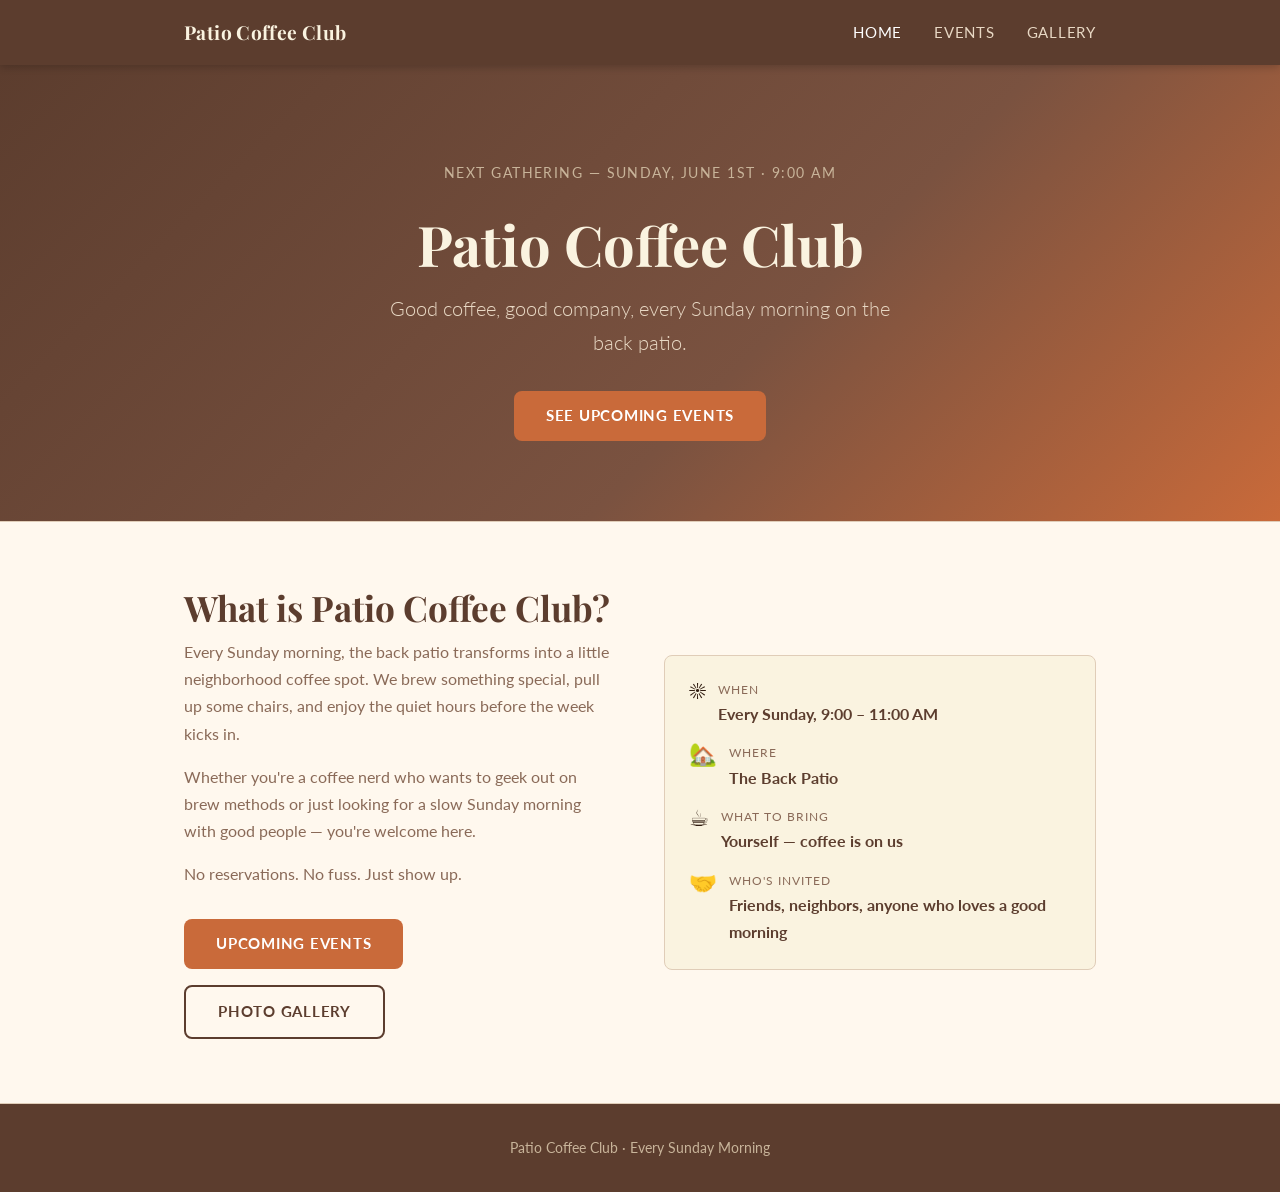
<file: index.html>
<!DOCTYPE html>
<html lang="en">
<head>
  <meta charset="UTF-8">
  <meta name="viewport" content="width=device-width, initial-scale=1.0">
  <title>Patio Coffee Club</title>
  <link rel="stylesheet" href="style.css">
</head>
<body>

  <!-- Navigation -->
  <nav class="site-nav">
    <div class="container nav-inner">
      <a href="index.html" class="nav-logo">Patio Coffee Club</a>
      <button class="nav-toggle" aria-label="Toggle menu" aria-expanded="false">
        <span></span><span></span><span></span>
      </button>
      <ul class="nav-links">
        <li><a href="index.html" class="active">Home</a></li>
        <li><a href="events.html">Events</a></li>
        <li><a href="gallery.html">Gallery</a></li>
      </ul>
    </div>
  </nav>

  <main>

    <!-- Hero -->
    <section class="hero">
      <div class="container">
        <p class="next-event">Next gathering &mdash; Sunday, June 1st &middot; 9:00 AM</p>
        <h1>Patio Coffee Club</h1>
        <p class="tagline">Good coffee, good company, every Sunday morning on the back patio.</p>
        <a href="events.html" class="btn btn-primary">See Upcoming Events</a>
      </div>
    </section>

    <!-- About -->
    <section class="about">
      <div class="container">
        <div class="about-grid">
          <div class="about-text">
            <h2 class="section-title">What is Patio Coffee Club?</h2>
            <p>Every Sunday morning, the back patio transforms into a little neighborhood coffee spot. We brew something special, pull up some chairs, and enjoy the quiet hours before the week kicks in.</p>
            <p>Whether you're a coffee nerd who wants to geek out on brew methods or just looking for a slow Sunday morning with good people &mdash; you're welcome here.</p>
            <p>No reservations. No fuss. Just show up.</p>
            <div class="quick-links">
              <a href="events.html" class="btn btn-primary">Upcoming Events</a>
              <a href="gallery.html" class="btn btn-outline" style="color: var(--primary); border-color: var(--primary);">Photo Gallery</a>
            </div>
          </div>
          <div class="about-details">
            <div class="detail-item">
              <div class="detail-icon">&#x2600;&#xFE0F;</div>
              <div>
                <span class="detail-label">When</span>
                <span class="detail-value">Every Sunday, 9:00 &ndash; 11:00 AM</span>
              </div>
            </div>
            <div class="detail-item">
              <div class="detail-icon">&#x1F3E1;</div>
              <div>
                <span class="detail-label">Where</span>
                <span class="detail-value">The Back Patio</span>
              </div>
            </div>
            <div class="detail-item">
              <div class="detail-icon">&#x2615;</div>
              <div>
                <span class="detail-label">What to bring</span>
                <span class="detail-value">Yourself &mdash; coffee is on us</span>
              </div>
            </div>
            <div class="detail-item">
              <div class="detail-icon">&#x1F91D;</div>
              <div>
                <span class="detail-label">Who's invited</span>
                <span class="detail-value">Friends, neighbors, anyone who loves a good morning</span>
              </div>
            </div>
          </div>
        </div>
      </div>
    </section>

  </main>

  <!-- Footer -->
  <footer class="site-footer">
    <div class="container">
      <p>Patio Coffee Club &middot; Every Sunday Morning</p>
    </div>
  </footer>

  <script src="script.js"></script>
</body>
</html>
</file>
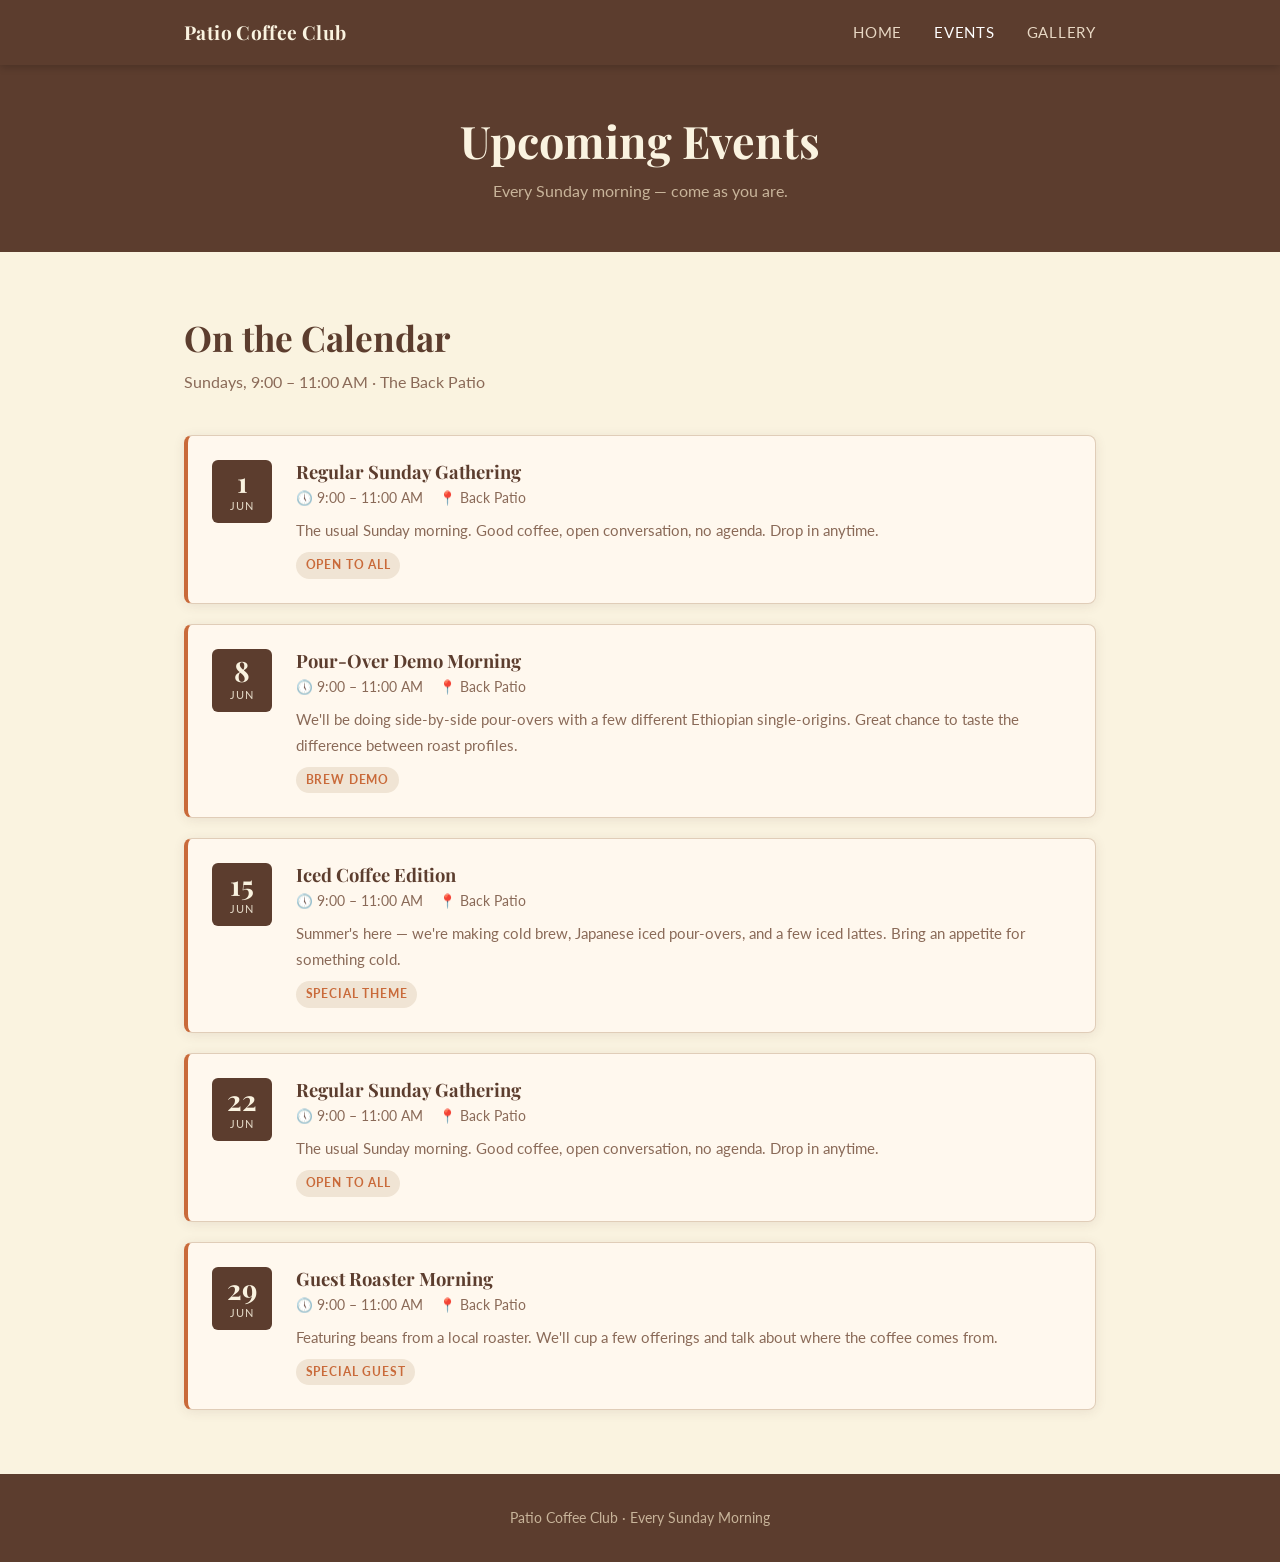
<file: events.html>
<!DOCTYPE html>
<html lang="en">
<head>
  <meta charset="UTF-8">
  <meta name="viewport" content="width=device-width, initial-scale=1.0">
  <title>Events &mdash; Patio Coffee Club</title>
  <link rel="stylesheet" href="style.css">
</head>
<body>

  <!-- Navigation -->
  <nav class="site-nav">
    <div class="container nav-inner">
      <a href="index.html" class="nav-logo">Patio Coffee Club</a>
      <button class="nav-toggle" aria-label="Toggle menu" aria-expanded="false">
        <span></span><span></span><span></span>
      </button>
      <ul class="nav-links">
        <li><a href="index.html">Home</a></li>
        <li><a href="events.html" class="active">Events</a></li>
        <li><a href="gallery.html">Gallery</a></li>
      </ul>
    </div>
  </nav>

  <main>

    <!-- Page Hero -->
    <div class="page-hero">
      <div class="container">
        <h1>Upcoming Events</h1>
        <p>Every Sunday morning &mdash; come as you are.</p>
      </div>
    </div>

    <!-- Events List -->
    <section>
      <div class="container">
        <h2 class="section-title">On the Calendar</h2>
        <p class="section-subtitle">Sundays, 9:00 &ndash; 11:00 AM &middot; The Back Patio</p>

        <div class="events-list">

          <!-- Event 1 -->
          <div class="event-card">
            <div class="event-date">
              <div class="day">1</div>
              <div class="month">Jun</div>
            </div>
            <div class="event-info">
              <h3>Regular Sunday Gathering</h3>
              <div class="event-meta">
                <span>&#x1F554; 9:00 &ndash; 11:00 AM</span>
                <span>&#x1F4CD; Back Patio</span>
              </div>
              <p class="event-description">The usual Sunday morning. Good coffee, open conversation, no agenda. Drop in anytime.</p>
              <span class="event-tag">Open to All</span>
            </div>
          </div>

          <!-- Event 2 -->
          <div class="event-card">
            <div class="event-date">
              <div class="day">8</div>
              <div class="month">Jun</div>
            </div>
            <div class="event-info">
              <h3>Pour-Over Demo Morning</h3>
              <div class="event-meta">
                <span>&#x1F554; 9:00 &ndash; 11:00 AM</span>
                <span>&#x1F4CD; Back Patio</span>
              </div>
              <p class="event-description">We'll be doing side-by-side pour-overs with a few different Ethiopian single-origins. Great chance to taste the difference between roast profiles.</p>
              <span class="event-tag">Brew Demo</span>
            </div>
          </div>

          <!-- Event 3 -->
          <div class="event-card">
            <div class="event-date">
              <div class="day">15</div>
              <div class="month">Jun</div>
            </div>
            <div class="event-info">
              <h3>Iced Coffee Edition</h3>
              <div class="event-meta">
                <span>&#x1F554; 9:00 &ndash; 11:00 AM</span>
                <span>&#x1F4CD; Back Patio</span>
              </div>
              <p class="event-description">Summer's here &mdash; we're making cold brew, Japanese iced pour-overs, and a few iced lattes. Bring an appetite for something cold.</p>
              <span class="event-tag">Special Theme</span>
            </div>
          </div>

          <!-- Event 4 -->
          <div class="event-card">
            <div class="event-date">
              <div class="day">22</div>
              <div class="month">Jun</div>
            </div>
            <div class="event-info">
              <h3>Regular Sunday Gathering</h3>
              <div class="event-meta">
                <span>&#x1F554; 9:00 &ndash; 11:00 AM</span>
                <span>&#x1F4CD; Back Patio</span>
              </div>
              <p class="event-description">The usual Sunday morning. Good coffee, open conversation, no agenda. Drop in anytime.</p>
              <span class="event-tag">Open to All</span>
            </div>
          </div>

          <!-- Event 5 -->
          <div class="event-card">
            <div class="event-date">
              <div class="day">29</div>
              <div class="month">Jun</div>
            </div>
            <div class="event-info">
              <h3>Guest Roaster Morning</h3>
              <div class="event-meta">
                <span>&#x1F554; 9:00 &ndash; 11:00 AM</span>
                <span>&#x1F4CD; Back Patio</span>
              </div>
              <p class="event-description">Featuring beans from a local roaster. We'll cup a few offerings and talk about where the coffee comes from.</p>
              <span class="event-tag">Special Guest</span>
            </div>
          </div>

        </div>
      </div>
    </section>

  </main>

  <!-- Footer -->
  <footer class="site-footer">
    <div class="container">
      <p>Patio Coffee Club &middot; Every Sunday Morning</p>
    </div>
  </footer>

  <script src="script.js"></script>
</body>
</html>
</file>
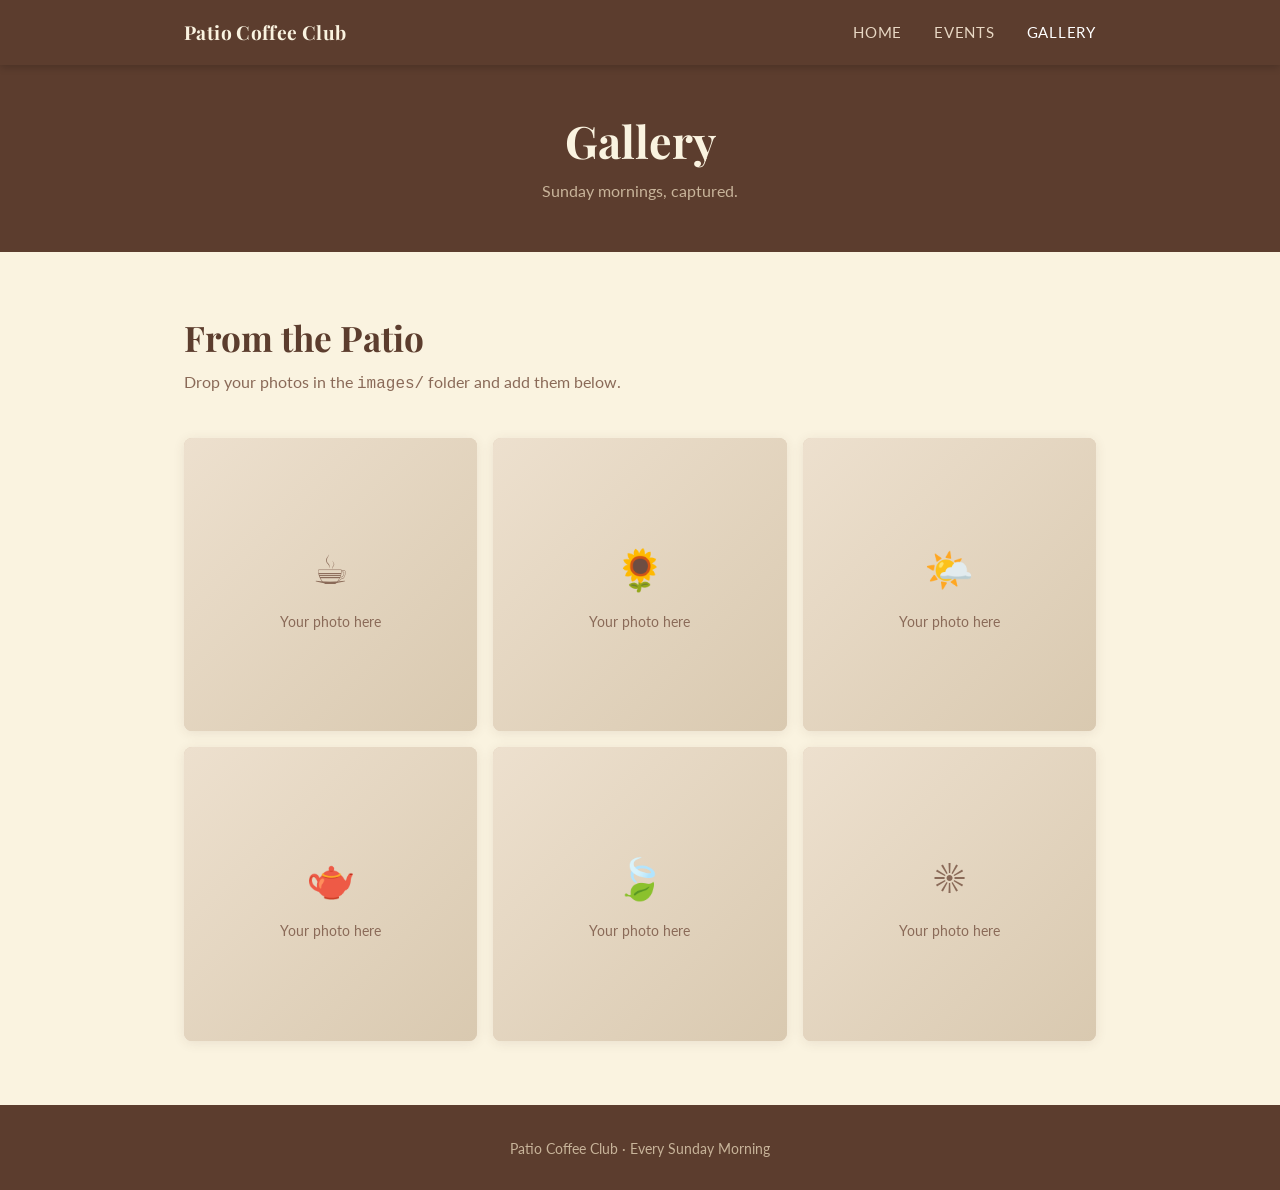
<file: gallery.html>
<!DOCTYPE html>
<html lang="en">
<head>
  <meta charset="UTF-8">
  <meta name="viewport" content="width=device-width, initial-scale=1.0">
  <title>Gallery &mdash; Patio Coffee Club</title>
  <link rel="stylesheet" href="style.css">
</head>
<body>

  <!-- Navigation -->
  <nav class="site-nav">
    <div class="container nav-inner">
      <a href="index.html" class="nav-logo">Patio Coffee Club</a>
      <button class="nav-toggle" aria-label="Toggle menu" aria-expanded="false">
        <span></span><span></span><span></span>
      </button>
      <ul class="nav-links">
        <li><a href="index.html">Home</a></li>
        <li><a href="events.html">Events</a></li>
        <li><a href="gallery.html" class="active">Gallery</a></li>
      </ul>
    </div>
  </nav>

  <main>

    <!-- Page Hero -->
    <div class="page-hero">
      <div class="container">
        <h1>Gallery</h1>
        <p>Sunday mornings, captured.</p>
      </div>
    </div>

    <!-- Gallery -->
    <section>
      <div class="container">
        <h2 class="section-title">From the Patio</h2>
        <p class="section-subtitle">Drop your photos in the <code>images/</code> folder and add them below.</p>

        <div class="gallery-grid">

          <!-- Replace these placeholders with real images:
               <div class="gallery-item">
                 <img src="images/your-photo.jpg" alt="Description of photo">
               </div>
          -->

          <div class="gallery-item">
            <div class="gallery-placeholder">
              <span>&#x2615;</span>
              <span>Your photo here</span>
            </div>
          </div>

          <div class="gallery-item">
            <div class="gallery-placeholder">
              <span>&#x1F33B;</span>
              <span>Your photo here</span>
            </div>
          </div>

          <div class="gallery-item">
            <div class="gallery-placeholder">
              <span>&#x1F324;&#xFE0F;</span>
              <span>Your photo here</span>
            </div>
          </div>

          <div class="gallery-item">
            <div class="gallery-placeholder">
              <span>&#x1FAD6;</span>
              <span>Your photo here</span>
            </div>
          </div>

          <div class="gallery-item">
            <div class="gallery-placeholder">
              <span>&#x1F343;</span>
              <span>Your photo here</span>
            </div>
          </div>

          <div class="gallery-item">
            <div class="gallery-placeholder">
              <span>&#x2600;&#xFE0F;</span>
              <span>Your photo here</span>
            </div>
          </div>

        </div>
      </div>
    </section>

  </main>

  <!-- Footer -->
  <footer class="site-footer">
    <div class="container">
      <p>Patio Coffee Club &middot; Every Sunday Morning</p>
    </div>
  </footer>

  <script src="script.js"></script>
</body>
</html>
</file>
<file: style.css>
/* =============================================
   Patio Coffee Club — Shared Styles
   ============================================= */

/* --- Google Fonts --- */
@import url('https://fonts.googleapis.com/css2?family=Playfair+Display:wght@400;600;700&family=Lato:wght@300;400;700&display=swap');

/* --- Design Tokens --- */
:root {
  --bg:        #FAF3E0;
  --bg-card:   #FFF8EE;
  --primary:   #5C3D2E;
  --accent:    #C96A3A;
  --text:      #2E1A0E;
  --muted:     #8A6A58;
  --border:    #E0CDB8;

  --font-heading: 'Playfair Display', Georgia, serif;
  --font-body:    'Lato', system-ui, sans-serif;

  --radius: 8px;
  --shadow: 0 2px 12px rgba(92, 61, 46, 0.1);
  --max-width: 960px;
}

/* --- Reset --- */
*, *::before, *::after { box-sizing: border-box; margin: 0; padding: 0; }

/* --- Base --- */
html { scroll-behavior: smooth; }

body {
  background: var(--bg);
  color: var(--text);
  font-family: var(--font-body);
  font-size: 1rem;
  line-height: 1.7;
  min-height: 100vh;
  display: flex;
  flex-direction: column;
}

img { max-width: 100%; display: block; }

a {
  color: var(--accent);
  text-decoration: none;
}
a:hover { text-decoration: underline; }

h1, h2, h3, h4 {
  font-family: var(--font-heading);
  color: var(--primary);
  line-height: 1.25;
}

/* --- Layout --- */
.container {
  width: min(var(--max-width), 100%);
  margin-inline: auto;
  padding-inline: 1.5rem;
}

main { flex: 1; }

section { padding-block: 4rem; }

/* --- Navigation --- */
.site-nav {
  background: var(--primary);
  padding-block: 1rem;
  position: sticky;
  top: 0;
  z-index: 100;
  box-shadow: 0 2px 8px rgba(0,0,0,0.2);
}

.nav-inner {
  display: flex;
  align-items: center;
  justify-content: space-between;
}

.nav-logo {
  font-family: var(--font-heading);
  font-size: 1.2rem;
  color: var(--bg) !important;
  font-weight: 700;
  letter-spacing: 0.02em;
}
.nav-logo:hover { text-decoration: none; opacity: 0.9; }

.nav-links {
  display: flex;
  gap: 2rem;
  list-style: none;
}

.nav-links a {
  color: #E8D8C4;
  font-size: 0.95rem;
  letter-spacing: 0.05em;
  text-transform: uppercase;
  transition: color 0.2s;
}
.nav-links a:hover,
.nav-links a.active {
  color: #fff;
  text-decoration: none;
}

/* Hamburger */
.nav-toggle {
  display: none;
  flex-direction: column;
  gap: 5px;
  cursor: pointer;
  background: none;
  border: none;
  padding: 4px;
}
.nav-toggle span {
  display: block;
  width: 24px;
  height: 2px;
  background: var(--bg);
  transition: all 0.3s;
}

/* --- Hero --- */
.hero {
  background: linear-gradient(135deg, #5C3D2E 0%, #7A5240 60%, #C96A3A 100%);
  color: #FAF3E0;
  text-align: center;
  padding-block: 6rem 5rem;
}

.hero h1 {
  color: #FAF3E0;
  font-size: clamp(2.2rem, 5vw, 3.5rem);
  margin-bottom: 0.75rem;
}

.hero .tagline {
  font-size: clamp(1rem, 2.5vw, 1.25rem);
  color: #E8D8C4;
  font-weight: 300;
  margin-bottom: 2rem;
  max-width: 500px;
  margin-inline: auto;
}

.hero .next-event {
  font-size: 0.9rem;
  color: #C8B49A;
  margin-bottom: 1.5rem;
  text-transform: uppercase;
  letter-spacing: 0.1em;
}

/* --- Buttons --- */
.btn {
  display: inline-block;
  padding: 0.75rem 2rem;
  border-radius: var(--radius);
  font-family: var(--font-body);
  font-size: 0.95rem;
  font-weight: 700;
  letter-spacing: 0.05em;
  text-transform: uppercase;
  cursor: pointer;
  transition: opacity 0.2s, transform 0.1s;
  border: none;
}
.btn:hover { opacity: 0.88; transform: translateY(-1px); text-decoration: none; }
.btn:active { transform: translateY(0); }

.btn-primary {
  background: var(--accent);
  color: #fff;
}

.btn-outline {
  background: transparent;
  color: var(--bg);
  border: 2px solid var(--bg);
}

/* --- Section headings --- */
.section-title {
  font-size: clamp(1.6rem, 3vw, 2.2rem);
  margin-bottom: 0.5rem;
}

.section-subtitle {
  color: var(--muted);
  font-size: 1rem;
  margin-bottom: 2.5rem;
}

/* --- About section --- */
.about {
  background: var(--bg-card);
  border-top: 1px solid var(--border);
  border-bottom: 1px solid var(--border);
}

.about-grid {
  display: grid;
  grid-template-columns: 1fr 1fr;
  gap: 3rem;
  align-items: center;
}

.about-text p { margin-bottom: 1rem; color: var(--muted); }
.about-text p:last-child { margin-bottom: 0; }

.about-details {
  background: var(--bg);
  border: 1px solid var(--border);
  border-radius: var(--radius);
  padding: 1.5rem;
  display: flex;
  flex-direction: column;
  gap: 1rem;
}

.detail-item {
  display: flex;
  align-items: flex-start;
  gap: 0.75rem;
}

.detail-icon {
  font-size: 1.4rem;
  line-height: 1;
  flex-shrink: 0;
}

.detail-label {
  font-size: 0.75rem;
  text-transform: uppercase;
  letter-spacing: 0.08em;
  color: var(--muted);
  display: block;
}

.detail-value {
  font-weight: 700;
  color: var(--primary);
}

/* --- Quick links --- */
.quick-links {
  display: flex;
  gap: 1rem;
  flex-wrap: wrap;
  margin-top: 2rem;
}

/* --- Event cards --- */
.events-list {
  display: flex;
  flex-direction: column;
  gap: 1.25rem;
}

.event-card {
  background: var(--bg-card);
  border: 1px solid var(--border);
  border-left: 4px solid var(--accent);
  border-radius: var(--radius);
  padding: 1.5rem;
  display: grid;
  grid-template-columns: auto 1fr;
  gap: 1rem 1.5rem;
  align-items: start;
  box-shadow: var(--shadow);
}

.event-date {
  text-align: center;
  background: var(--primary);
  color: #FAF3E0;
  border-radius: 6px;
  padding: 0.5rem 0.75rem;
  min-width: 60px;
}

.event-date .day { font-size: 1.75rem; font-weight: 700; line-height: 1; font-family: var(--font-heading); }
.event-date .month { font-size: 0.7rem; text-transform: uppercase; letter-spacing: 0.1em; opacity: 0.85; }

.event-info h3 { font-size: 1.15rem; margin-bottom: 0.25rem; }

.event-meta {
  font-size: 0.85rem;
  color: var(--muted);
  display: flex;
  gap: 1rem;
  flex-wrap: wrap;
  margin-bottom: 0.5rem;
}

.event-description { font-size: 0.95rem; color: var(--muted); }

.event-tag {
  display: inline-block;
  background: #F0E4D4;
  color: var(--accent);
  font-size: 0.75rem;
  font-weight: 700;
  text-transform: uppercase;
  letter-spacing: 0.07em;
  padding: 0.2rem 0.6rem;
  border-radius: 20px;
  margin-top: 0.5rem;
}

/* --- Gallery grid --- */
.gallery-grid {
  display: grid;
  grid-template-columns: repeat(auto-fill, minmax(260px, 1fr));
  gap: 1rem;
}

.gallery-item {
  aspect-ratio: 1;
  overflow: hidden;
  border-radius: var(--radius);
  background: var(--border);
  box-shadow: var(--shadow);
}

.gallery-item img {
  width: 100%;
  height: 100%;
  object-fit: cover;
  transition: transform 0.3s ease;
}
.gallery-item:hover img { transform: scale(1.04); }

.gallery-placeholder {
  width: 100%;
  height: 100%;
  display: flex;
  flex-direction: column;
  align-items: center;
  justify-content: center;
  gap: 0.5rem;
  color: var(--muted);
  background: linear-gradient(135deg, #EDE0CE, #D9C9B0);
  font-size: 0.85rem;
}

.gallery-placeholder span:first-child { font-size: 2.5rem; }

/* --- Page hero (inner pages) --- */
.page-hero {
  background: var(--primary);
  color: #FAF3E0;
  padding-block: 3rem;
  text-align: center;
}

.page-hero h1 { color: #FAF3E0; font-size: clamp(1.8rem, 4vw, 2.8rem); }
.page-hero p { color: #C8B49A; margin-top: 0.5rem; }

/* --- Footer --- */
.site-footer {
  background: var(--primary);
  color: #C8B49A;
  text-align: center;
  padding-block: 2rem;
  font-size: 0.875rem;
  margin-top: auto;
}

.site-footer a { color: #E8D8C4; }

/* --- Responsive --- */
@media (max-width: 768px) {
  .about-grid { grid-template-columns: 1fr; }

  .nav-toggle { display: flex; }

  .nav-links {
    display: none;
    flex-direction: column;
    gap: 0;
    position: absolute;
    top: 100%;
    left: 0;
    right: 0;
    background: var(--primary);
    padding: 1rem 1.5rem 1.5rem;
    border-top: 1px solid rgba(255,255,255,0.1);
  }

  .nav-links.open { display: flex; }

  .nav-links li a {
    display: block;
    padding-block: 0.75rem;
    border-bottom: 1px solid rgba(255,255,255,0.08);
  }

  .site-nav { position: relative; }

  .event-card { grid-template-columns: 1fr; }
  .event-date { display: flex; gap: 0.5rem; align-items: center; width: fit-content; }
  .event-date .day { font-size: 1.2rem; }

  .quick-links { flex-direction: column; }
  .quick-links .btn { text-align: center; }
}
</file>
